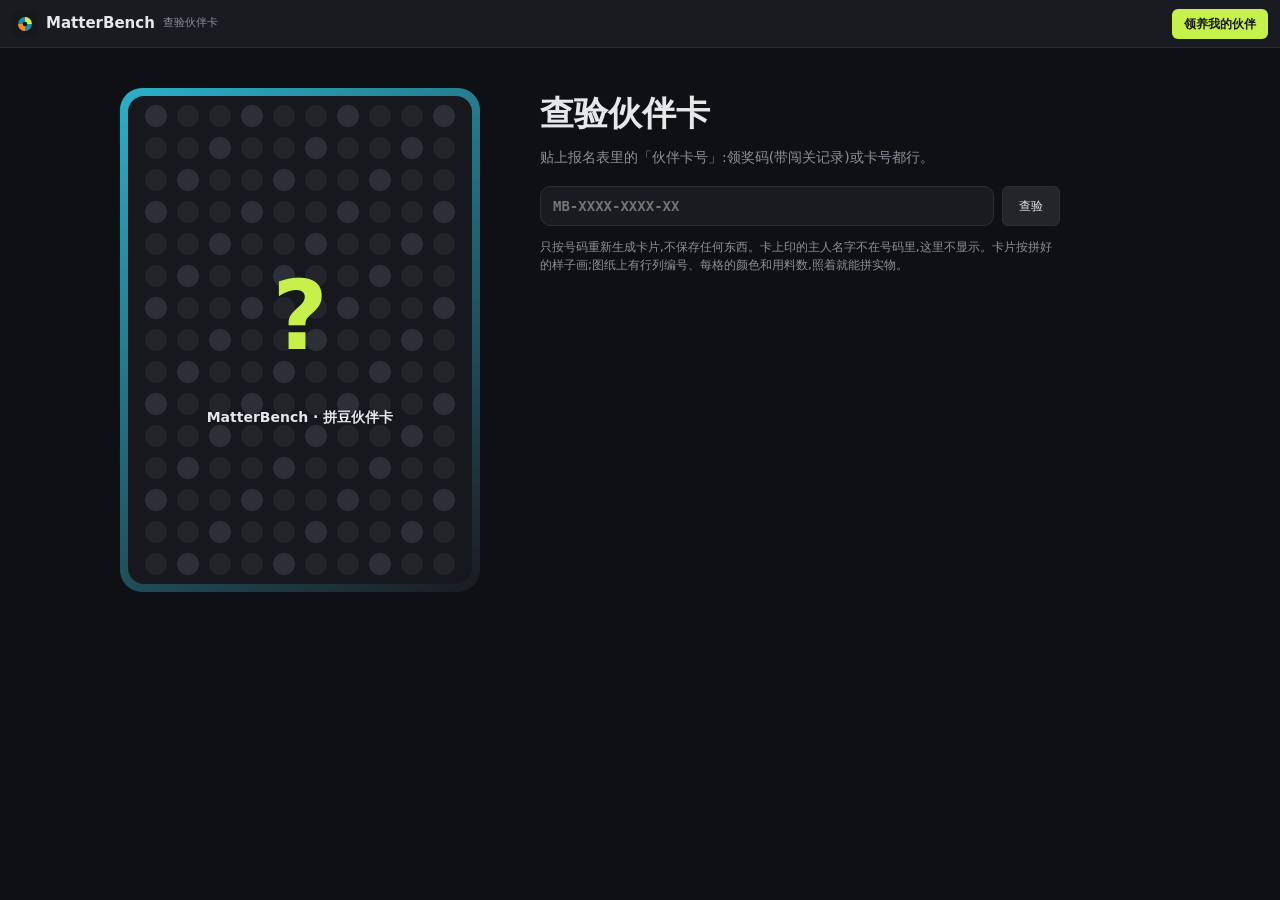
<file: card.html>
<!doctype html>
<html lang="zh-CN" data-theme="dark">
<head>
  <meta charset="utf-8">
  <meta name="viewport" content="width=device-width, initial-scale=1">
  <title>查验伙伴卡 · MatterBench</title>
  <meta name="robots" content="noindex">
  <link rel="icon" href="assets/logo.svg" type="image/svg+xml">
  <link rel="stylesheet" href="assets/demo.css">
  <script src="config.js"></script>
  <script src="assets/cardgen.js" defer></script>
  <script src="assets/check.js" defer></script>
</head>
<body class="hub-page">
  <header class="bar">
    <a class="logo" href="index.html" title="回到介绍页">
      <img src="assets/logo.svg" alt="">
      <b>MatterBench</b>
      <span class="ver">查验伙伴卡</span>
    </a>
    <div class="bar-right" style="margin-left:auto">
      <a class="txt txt-go" href="demo.html">领养我的伙伴</a>
    </div>
  </header>

  <main class="hub">
    <div class="hub-in">
      <section class="lucky">
        <div class="lucky-stage">
          <div class="card-wrap"><canvas id="card" width="360" height="504" aria-label="拼豆伙伴卡"></canvas></div>
        </div>
        <div class="lucky-side">
          <h1>查验伙伴卡</h1>
          <p class="lead">贴上报名表里的「伙伴卡号」:领奖码(带闯关记录)或卡号都行。</p>
          <form class="check-form" id="checkForm">
            <input id="codeIn" placeholder="MB-XXXX-XXXX-XX" autocomplete="off" spellcheck="false">
            <button class="btn-mini" type="submit">查验</button>
          </form>
          <p class="check-res" id="checkRes" hidden></p>
          <dl class="check-dl" id="checkDl" hidden></dl>
          <p class="check-files" id="checkFiles" hidden>
            <button class="btn-mini" id="dlPattern" type="button">下载拼豆图纸(PNG)</button>
            <button class="btn-mini" id="dlData" type="button">下载数据(JSON)</button>
          </p>
          <p class="fine-l">只按号码重新生成卡片,不保存任何东西。卡上印的主人名字不在号码里,这里不显示。卡片按拼好的样子画;图纸上有行列编号、每格的颜色和用料数,照着就能拼实物。</p>
        </div>
      </section>
    </div>
  </main>
</body>
</html>
</file>
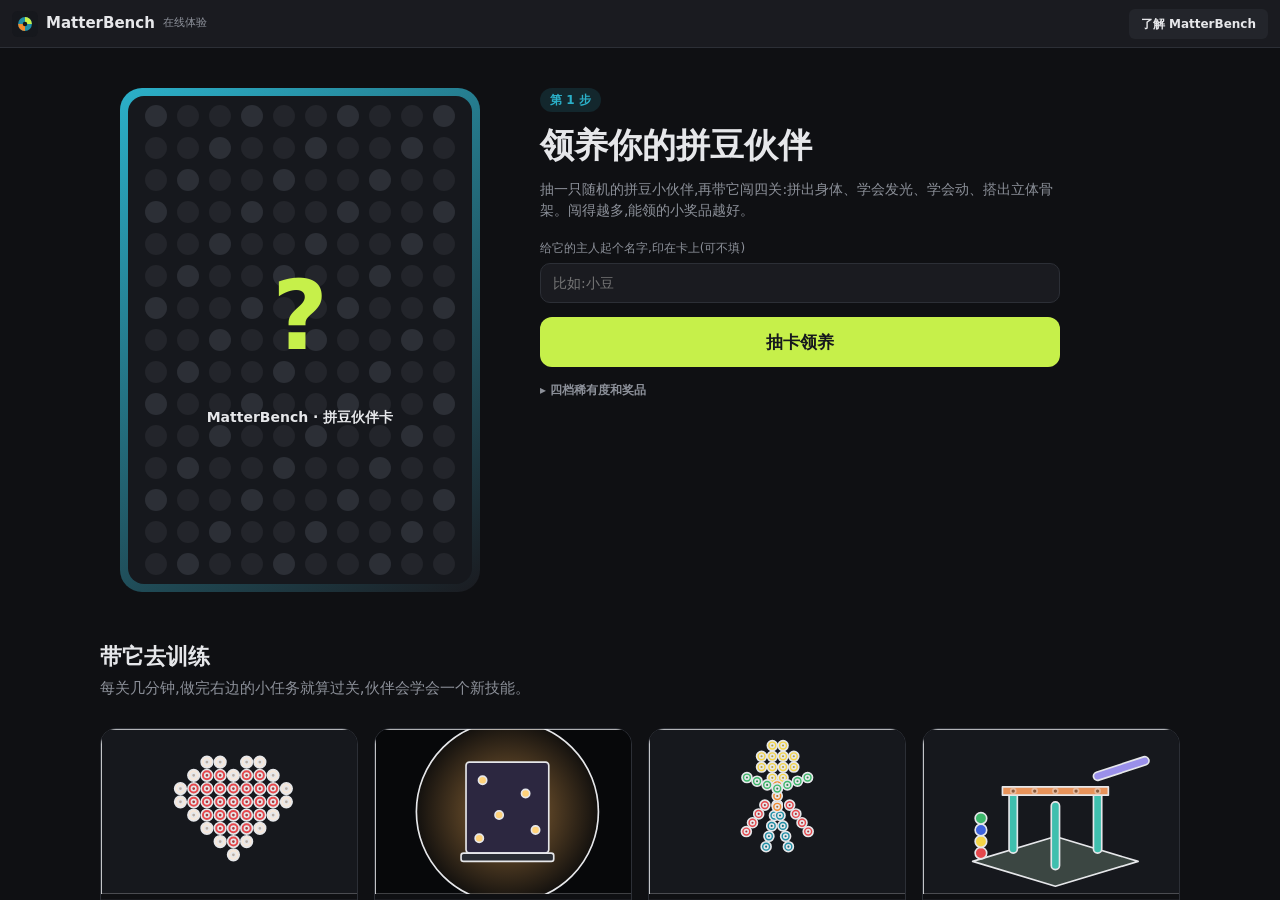
<file: demo.html>
<!doctype html>
<html lang="zh-CN" data-theme="dark">
<head>
  <meta charset="utf-8">
  <meta name="viewport" content="width=device-width, initial-scale=1">
  <title>在线体验 · 领养你的拼豆伙伴 · MatterBench</title>
  <meta name="description" content="抽一只随机的拼豆小伙伴,带它闯四关:拼出身体、学会发光、学会动、搭出立体骨架。闯得越多,能领的小奖品越好。全部在浏览器里运行。">
  <link rel="icon" href="assets/logo.svg" type="image/svg+xml">
  <link rel="stylesheet" href="assets/demo.css">
  <script src="config.js"></script>
  <script src="assets/signup.js" defer></script>
  <script src="assets/quest.js" defer></script>
  <script src="assets/cardgen.js" defer></script>
  <script src="assets/vendor/qrcode.js" defer></script>
  <script src="assets/hub.js" defer></script>
</head>
<body class="hub-page">
  <header class="bar">
    <a class="logo" href="index.html" title="回到介绍页">
      <img src="assets/logo.svg" alt="">
      <b>MatterBench</b>
      <span class="ver">在线体验</span>
    </a>
    <div class="bar-right" style="margin-left:auto">
      <a class="txt" href="index.html">了解 MatterBench</a>
    </div>
  </header>

  <main class="hub">
    <div class="hub-in">
      <section class="lucky">
        <div class="lucky-stage">
          <div class="card-wrap" id="cardWrap">
            <canvas id="card" width="360" height="504" aria-label="拼豆伙伴卡"></canvas>
            <div class="burst" id="burst" aria-hidden="true"></div>
          </div>
        </div>

        <div class="lucky-side">
          <div id="adopt">
            <span class="step-tag">第 1 步</span>
            <h1>领养你的拼豆伙伴</h1>
            <p class="lead">抽一只随机的拼豆小伙伴,再带它闯四关:拼出身体、学会发光、学会动、搭出立体骨架。闯得越多,能领的小奖品越好。</p>
            <label class="nick">
              <span>给它的主人起个名字,印在卡上(可不填)</span>
              <input id="nick" maxlength="8" placeholder="比如:小豆" autocomplete="off">
            </label>
            <button class="btn-big" id="drawBtn">抽卡领养</button>
            <details class="more odds-more">
              <summary>四档稀有度和奖品</summary>
              <ul class="odds" id="odds"></ul>
            </details>
          </div>

          <div id="mine" hidden>
            <p class="tier-line"><span class="tier-tag" id="tierTag">N</span> <b id="tierName">普通</b> · 我的拼豆伙伴</p>
            <h1 id="petName">—</h1>
            <p class="dream" id="dream">—</p>
            <div class="powers" id="powers"></div>
            <div class="prize">
              <span>现在能领的奖品</span>
              <b id="prizeText">—</b>
              <small id="prizeWhy"></small>
            </div>
            <a class="btn-big" id="nextBtn" href="pixel.html">—</a>
            <a class="btn-claim" id="claimBtn" href="index.html#join" data-signup target="_blank" rel="noopener">领奖并报名 →</a>
            <div class="code-row">
              <span>领奖码</span>
              <code id="codeText">—</code>
              <button class="btn-copy" id="copyBtn" type="button">复制</button>
            </div>
            <p class="fine-l">报名表里有一栏「伙伴卡号」,把领奖码粘贴进去。点「领奖并报名」也会自动复制。</p>
            <button class="btn-share" id="shareBtn" type="button">分享我的伙伴卡(带二维码)</button>
          </div>
        </div>
      </section>

      <section class="train">
        <h2>带它去训练</h2>
        <p class="lead">每关几分钟,做完右边的小任务就算过关,伙伴会学会一个新技能。</p>
      <div class="levels">
        <a class="level" href="pixel.html" data-level="pixel">
          <div class="level-pic" aria-hidden="true">
            <svg viewBox="0 0 320 200">
              <rect width="320" height="200" fill="#16181D"/>
              <g id="hubHeart"></g>
            </svg>
          </div>
          <div class="level-body">
            <div class="stars">★<span>★★</span></div>
            <b>第 1 关 · 拼豆像素画</b>
            <span class="level-skill">解锁 🧩 拼出身体</span>
            <p>照着淡淡的图案,一颗颗把你的伙伴拼出来。学会:点一下放、选颜色、撤销。</p>
            <span class="level-go">开始 →</span>
          </div>
        </a>

        <a class="level" href="lamp.html" data-level="lamp">
          <div class="level-pic" aria-hidden="true">
            <svg viewBox="0 0 320 200">
              <defs><radialGradient id="hg" cx="50%" cy="50%" r="55%"><stop offset="0" stop-color="#FFB65C" stop-opacity=".55"/><stop offset="1" stop-color="#FFB65C" stop-opacity="0"/></radialGradient></defs>
              <rect width="320" height="200" fill="#07080A"/>
              <circle cx="160" cy="100" r="110" fill="url(#hg)"/>
              <rect x="110" y="40" width="100" height="110" rx="4" fill="#2C2740"/>
              <g fill="#FFD27A"><circle cx="130" cy="62" r="5"/><circle cx="182" cy="78" r="5"/><circle cx="150" cy="104" r="5"/><circle cx="194" cy="122" r="5"/><circle cx="126" cy="132" r="5"/></g>
              <rect x="104" y="150" width="112" height="10" rx="3" fill="#2A2D34"/>
            </svg>
          </div>
          <div class="level-body">
            <div class="stars">★★<span>★</span></div>
            <b>第 2 关 · 发光拼豆灯罩</b>
            <span class="level-skill">解锁 💡 发光</span>
            <p>把伙伴拼到灯罩上,开灯让它发光,再切到 3D 转一圈。新学:开灯、切换视角。</p>
            <span class="level-go">开始 →</span>
          </div>
        </a>

        <a class="level" href="puppet.html" data-level="puppet">
          <div class="level-pic" aria-hidden="true">
            <svg viewBox="0 0 320 200">
              <rect width="320" height="200" fill="#16181D"/>
              <g id="hubPuppet"></g>
            </svg>
          </div>
          <div class="level-body">
            <div class="stars">★★★</div>
            <b>第 3 关 · 会动的豆条小人</b>
            <span class="level-skill">解锁 🦾 可动</span>
            <p>给伙伴装上豆条手臂,豆子上的孔就是关节。拖动摆姿势,再让它挥手。新学:拖动零件。</p>
            <span class="level-go">开始 →</span>
          </div>
        </a>

        <a class="level" href="build.html" data-level="build">
          <div class="level-pic" aria-hidden="true">
            <svg viewBox="0 0 320 200">
              <rect width="320" height="200" fill="#16181D"/>
              <path d="M60 160 L160 190 L260 160 L160 130 Z" fill="#3B4642"/>
              <g fill="#3FBFAE"><rect x="104" y="70" width="10" height="80" rx="5"/><rect x="206" y="70" width="10" height="80" rx="5"/><rect x="155" y="88" width="10" height="82" rx="5"/></g>
              <path d="M96 70 L224 70 L224 80 L96 80 Z" fill="#E8935A"/>
              <g fill="#16181D" opacity=".45"><circle cx="109" cy="75" r="3"/><circle cx="135" cy="75" r="3"/><circle cx="160" cy="75" r="3"/><circle cx="185" cy="75" r="3"/><circle cx="211" cy="75" r="3"/></g>
              <rect x="206" y="52" width="70" height="10" rx="5" fill="#9A90EA" transform="rotate(-18 211 57)"/>
              <g><circle cx="70" cy="150" r="7" fill="#E5484D"/><circle cx="70" cy="136" r="7" fill="#F5D547"/><circle cx="70" cy="122" r="7" fill="#3E63DD"/><circle cx="70" cy="108" r="7" fill="#3DB86B"/></g>
            </svg>
          </div>
          <div class="level-body">
            <div class="stars">★★<span>★</span></div>
            <b>第 4 关 · 立体搭建</b>
            <span class="level-skill">解锁 🧱 搭骨架</span>
            <p>跟着发光的位置,给伙伴搭一副能站、能转的骨架,最后它自己站上去。新学:换零件。</p>
            <span class="level-go">开始 →</span>
          </div>
        </a>
      </div>

      </section>

      <details class="more rules">
        <summary>活动说明</summary>
        <ul id="rules"></ul>
      </details>
    </div>
  </main>
  <div class="toast" id="toast" role="status" aria-live="polite"></div>

  <script>
    const NS = "http://www.w3.org/2000/svg";
    function bead(g, x, y, r, fill) {
      const c = document.createElementNS(NS, "circle");
      c.setAttribute("cx", x);
      c.setAttribute("cy", y);
      c.setAttribute("r", r);
      c.setAttribute("fill", fill);
      g.appendChild(c);
      const h = document.createElementNS(NS, "circle");
      h.setAttribute("cx", x);
      h.setAttribute("cy", y);
      h.setAttribute("r", r * 0.38);
      h.setAttribute("fill", "rgba(0,0,0,.25)");
      g.appendChild(h);
    }
    const HEART = ["..XX.XX..", ".XRRXRRX.", "XRRRRRRRX", "XRRRRRRRX", ".XRRRRRX.", "..XRRRX..", "...XRX...", "....X...."];
    const hh = document.getElementById("hubHeart");
    HEART.forEach((row, j) => [...row].forEach((ch, i) => {
      if (ch !== ".") bead(hh, 96 + i * 16, 40 + j * 16, 7, ch === "X" ? "#F6E7DA" : "#E5484D");
    }));
    const hp = document.getElementById("hubPuppet");
    function strip(x0, y0, ang, n, col) {
      const a = ang * Math.PI / 180;
      for (let k = 0; k < n; k++) bead(hp, x0 + Math.cos(a) * k * 13, y0 + Math.sin(a) * k * 13, 6, col);
    }
    strip(140, 92, 125, 4, "#E5484D");
    strip(170, 92, 55, 4, "#E5484D");
    strip(155, 92, 105, 5, "#1F8FA6");
    strip(155, 92, 75, 5, "#1F8FA6");
    for (let j = 0; j < 4; j++) for (let i = 0; i < 4; i++) if (!((i === 0 || i === 3) && (j === 0 || j === 3))) bead(hp, 136 + i * 13, 20 + j * 13, 6, "#F5D547");
    strip(155, 68, 90, 3, "#F28B2E");
    strip(155, 72, 200, 4, "#3DB86B");
    strip(155, 72, -20, 4, "#3DB86B");
  </script>
</body>
</html>
</file>
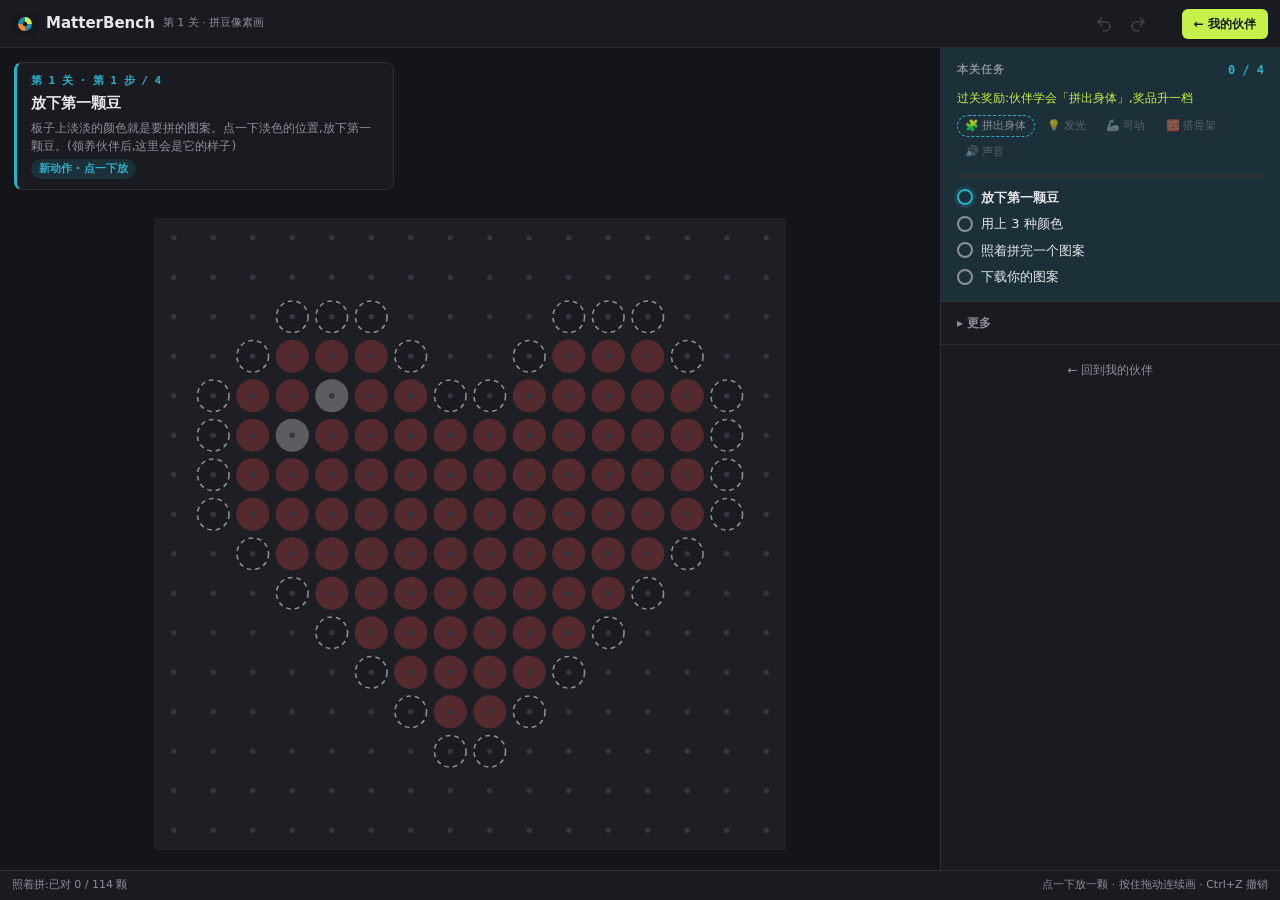
<file: pixel.html>
<!doctype html>
<html lang="zh-CN" data-theme="dark">
<head>
  <meta charset="utf-8">
  <meta name="viewport" content="width=device-width, initial-scale=1">
  <title>第 1 关 · 拼豆像素画 · MatterBench 在线体验</title>
  <meta name="description" content="照着淡淡的图案,一颗一颗拼出你的拼豆伙伴。">
  <link rel="icon" href="assets/logo.svg" type="image/svg+xml">
  <link rel="stylesheet" href="assets/demo.css">
  <script>
    try {
      const t = localStorage.getItem("mb.demo.theme");
      if (t) document.documentElement.dataset.theme = t;
    } catch (e) {
    }
  </script>
  <script src="config.js"></script>
  <script src="assets/cardgen.js" defer></script>
  <script src="assets/quest.js" defer></script>
  <script src="assets/pixel.js" defer></script>
</head>
<body>
  <header class="bar">
    <a class="logo" href="demo.html" title="回到我的伙伴">
      <img src="assets/logo.svg" alt="">
      <b>MatterBench</b>
      <span class="ver">第 1 关 · 拼豆像素画</span>
    </a>
    <div class="bar-mid">
      <button class="icon" id="undo" title="撤销 (Ctrl+Z)" aria-label="撤销"><svg viewBox="0 0 24 24"><path d="M9 14 4 9l5-5"/><path d="M4 9h10a6 6 0 0 1 0 12h-3"/></svg></button>
      <button class="icon" id="redo" title="重做 (Ctrl+Shift+Z)" aria-label="重做"><svg viewBox="0 0 24 24"><path d="m15 14 5-5-5-5"/><path d="M20 9H10a6 6 0 0 0 0 12h3"/></svg></button>
    </div>
    <div class="bar-right">
      <a class="txt txt-go" href="demo.html">← 我的伙伴</a>
    </div>
  </header>

  <div class="app" id="app">
    <main class="view" id="view">
      <div class="stage-card" id="stepCard"></div>
      <div class="stage2d" id="stage2d"><canvas id="board" aria-label="拼豆板"></canvas></div>
    </main>

    <aside class="side" id="side">
      <section class="grp quest" id="quest"></section>

      <section class="grp" data-step="2">
        <h4>颜色</h4>
        <div class="swatches" id="palette"></div>
        <div class="seg seg-full">
          <button id="modeDraw" aria-pressed="true">画</button>
          <button id="modeErase" aria-pressed="false">擦</button>
        </div>
      </section>

      <section class="grp" data-step="4">
        <h4>带走</h4>
        <button class="btn-sub" id="dlPng">下载我的图案</button>
      </section>

      <details class="more-box" id="moreBox">
        <summary>更多</summary>
        <section class="grp">
          <h4>换个图案</h4>
          <div class="chips-s" id="guides">
            <button data-guide="pal" aria-pressed="false">我的伙伴</button>
            <button data-guide="heart" aria-pressed="false">爱心</button>
            <button data-guide="smile" aria-pressed="false">笑脸</button>
            <button data-guide="mushroom" aria-pressed="false">小蘑菇</button>
            <button data-guide="none" aria-pressed="false">自由画</button>
          </div>
          <p class="fine" style="text-align:left">每颗豆是一段直径 5 mm 的小圆管,到第 4 关会把它们叠成立体的。</p>
        </section>
        <section class="grp">
          <div class="stats stats-2">
            <div><b id="sumParts">0</b><span>颗豆</span></div>
            <div><b id="sumColors">0</b><span>种颜色</span></div>
          </div>
        </section>
      </details>

      <nav class="side-foot">
        <a href="demo.html">← 回到我的伙伴</a>
      </nav>
    </aside>
  </div>

  <footer class="status">
    <span id="statusInfo">—</span>
    <span class="hint">点一下放一颗 · 按住拖动连续画 · Ctrl+Z 撤销</span>
  </footer>
</body>
</html>
</file>
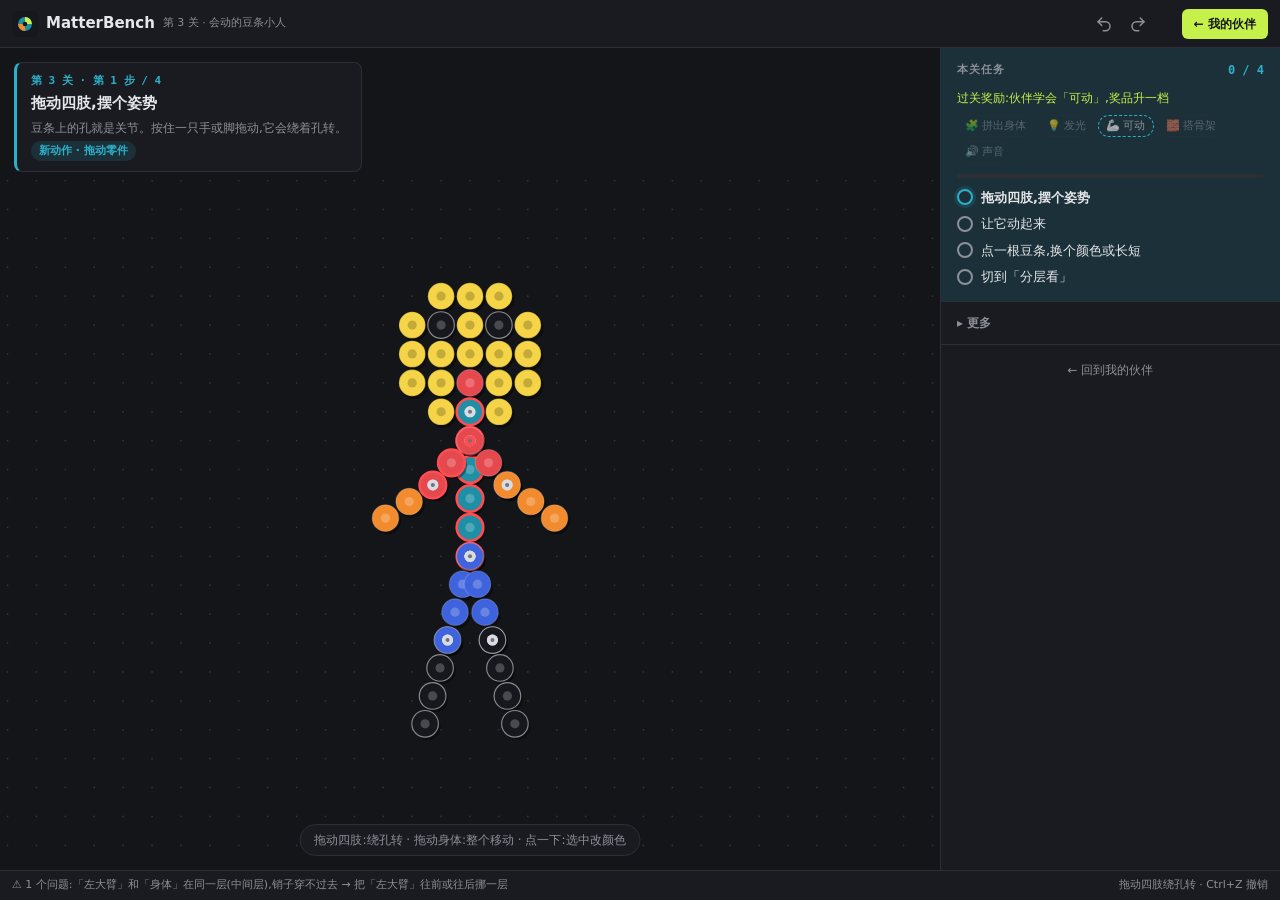
<file: puppet.html>
<!doctype html>
<html lang="zh-CN" data-theme="dark">
<head>
  <meta charset="utf-8">
  <meta name="viewport" content="width=device-width, initial-scale=1">
  <title>第 3 关 · 会动的豆条小人 · MatterBench 在线体验</title>
  <meta name="description" content="给你的拼豆伙伴装上豆条手臂:豆子上的孔就是关节,拖动摆姿势,再让它挥手。">
  <link rel="icon" href="assets/logo.svg" type="image/svg+xml">
  <link rel="stylesheet" href="assets/demo.css">
  <script>
    try {
      const t = localStorage.getItem("mb.demo.theme");
      if (t) document.documentElement.dataset.theme = t;
    } catch (e) {
    }
  </script>
  <script src="config.js"></script>
  <script src="assets/cardgen.js" defer></script>
  <script src="assets/quest.js" defer></script>
  <script src="assets/puppet.js" defer></script>
</head>
<body>
  <header class="bar">
    <a class="logo" href="demo.html" title="回到我的伙伴">
      <img src="assets/logo.svg" alt="">
      <b>MatterBench</b>
      <span class="ver">第 3 关 · 会动的豆条小人</span>
    </a>
    <div class="bar-mid">
      <button class="icon" id="undo" title="撤销 (Ctrl+Z)" aria-label="撤销"><svg viewBox="0 0 24 24"><path d="M9 14 4 9l5-5"/><path d="M4 9h10a6 6 0 0 1 0 12h-3"/></svg></button>
      <button class="icon" id="redo" title="重做 (Ctrl+Shift+Z)" aria-label="重做"><svg viewBox="0 0 24 24"><path d="m15 14 5-5-5-5"/><path d="M20 9H10a6 6 0 0 0 0 12h3"/></svg></button>
    </div>
    <div class="bar-right">
      <a class="txt txt-go" href="demo.html">← 我的伙伴</a>
    </div>
  </header>

  <div class="app" id="app">
    <main class="view" id="view">
      <div class="stage-card" id="stepCard"></div>
      <div class="view-tabs" role="tablist" aria-label="看法" data-step="4">
        <button data-look="normal" aria-selected="true">正常看</button>
        <button data-look="layers" aria-selected="false">分层看</button>
      </div>
      <div class="stage2d" id="stage2d"><canvas id="stage" aria-label="豆条小人"></canvas></div>
      <div class="view-hint" id="viewHint">拖动四肢:绕孔转 · 拖动身体:整个移动 · 点一下:选中改颜色</div>
    </main>

    <aside class="side" id="side">
      <section class="grp quest" id="quest"></section>

      <section class="grp" data-step="2">
        <h4>动起来</h4>
        <div class="chips-s" id="anims"></div>
        <button class="btn-sub" id="resetPose" style="margin-top:8px">摆回原样</button>
      </section>

      <section class="grp" id="editor" data-step="3">
        <h4>选中的豆条 <span class="tip" title="点画面里的一根豆条来选中它。">i</span></h4>
        <p class="sel-empty" id="selEmpty">点画面里的一根豆条。</p>
        <div id="selBox" hidden>
          <p class="sel-name"><b id="selName">—</b> <span id="selInfo" class="sel-info"></span></p>
          <div class="swatches" id="selColors"></div>
          <div class="row2" id="lenRow">
            <button class="btn-sub" id="lenMinus">短一颗</button>
            <button class="btn-sub" id="lenPlus">长一颗</button>
          </div>
          <div class="layer-row" data-step="4">
            <button class="btn-sub" id="layerBack">往后一层</button>
            <span class="layer-tag" id="selLayer">—</span>
            <button class="btn-sub" id="layerFront">往前一层</button>
          </div>
          <p class="sel-hint" id="selHint" hidden></p>
        </div>
      </section>

      <section class="grp" data-step="4">
        <h4>分层</h4>
        <p class="fine" style="text-align:left">实物是一层一层叠起来的:关节是一根销子,穿过两根豆条的孔。所以连在一起的两根要一前一后,不能在同一层。</p>
        <div class="layer-demo" aria-hidden="true">
          <figure>
            <svg viewBox="0 0 120 56"><rect x="8" y="14" width="70" height="10" rx="5" class="ld-a"/><rect x="42" y="30" width="70" height="10" rx="5" class="ld-b"/><line x1="60" y1="6" x2="60" y2="48" class="ld-pin"/></svg>
            <figcaption>一前一后,销子穿得过 ✓</figcaption>
          </figure>
          <figure>
            <svg viewBox="0 0 120 56"><rect x="8" y="22" width="70" height="10" rx="5" class="ld-a"/><rect x="42" y="22" width="70" height="10" rx="5" class="ld-b ld-x"/><line x1="60" y1="10" x2="60" y2="44" class="ld-pin ld-bad"/></svg>
            <figcaption>同一层,挤在一起装不上 ✗</figcaption>
          </figure>
        </div>
        <p class="fine" style="text-align:left">点上面的「分层看」,能看到每根豆条在第几层。</p>
        <div class="layer-list" id="layerList"></div>
        <ul class="checks-s" id="checks"></ul>
      </section>

      <details class="more-box" id="moreBox">
        <summary>更多</summary>
      <section class="grp">
        <h4>模板</h4>
        <div class="chips-s" id="templates">
          <button data-tpl="pal" aria-pressed="false" id="tplPal" hidden>我的伙伴</button>
          <button data-tpl="person" aria-pressed="true">小人</button>
          <button data-tpl="dog" aria-pressed="false">小狗</button>
          <button data-tpl="arm" aria-pressed="false">机械臂</button>
        </div>
      </section>
      <section class="grp">
        <h4>带走</h4>
        <button class="btn-sub" id="dlPng">下载拼装图</button>
      </section>
      </details>

      <nav class="side-foot">
        <a href="demo.html">← 回到我的伙伴</a>
      </nav>
    </aside>
  </div>

  <footer class="status">
    <span id="statusInfo">—</span>
    <span class="hint">拖动四肢绕孔转 · Ctrl+Z 撤销</span>
  </footer>
</body>
</html>
</file>
<file: assets/demo.css>
:root, html[data-theme="dark"]{
  --bg: #0F1013;
  --view: #141519;
  --side: #1A1B20;
  --raise: #23252B;
  --raise-2: #2C2F36;
  --line: #2C2F36;
  --text: #E6E7EA;
  --text-2: #8C9099;
  --accent: #2BB0C9;          
  --accent-2: #1F8FA6;
  --accent-soft: rgba(43, 176, 201, .14);
  --lime: #C6F04A;
  --warn: #F28B2E;
  --bad: #E5484D;
  --board: #1D1F24;
  --dot: #34373F;
  --swatch-ring: rgba(255, 255, 255, .32); 
  --reward: #C6F04A;
  --grid: rgba(255, 255, 255, .06);
  --font: "Inter", "Segoe UI", "PingFang SC", "Hiragino Sans GB", "Microsoft YaHei", system-ui, sans-serif;
  --mono: "JetBrains Mono", "SFMono-Regular", Consolas, Menlo, monospace;
  color-scheme: dark;
}
html[data-theme="light"]{
  --bg: #F6F6F2;
  --view: #ECECE6;
  --side: #FFFFFF;
  --raise: #F3F3EF;
  --raise-2: #E7E7E1;
  --line: #E5E6E8;
  --text: #16181D;
  --text-2: #747982;
  --accent: #1F8FA6;
  --accent-2: #187488;
  --accent-soft: rgba(31, 143, 166, .10);
  --board: #FFFFFF;
  --dot: #DADAD3;
  --swatch-ring: rgba(0, 0, 0, .22);      
  --reward: #4B7A0F;
  --grid: rgba(22, 24, 29, .07);
  color-scheme: light;
}

*{ box-sizing: border-box; }
html, body{ height: 100%; }
body{
  margin: 0; display: flex; flex-direction: column; overflow: hidden;
  background: var(--bg); color: var(--text); font: 13px/1.5 var(--font);
  -webkit-font-smoothing: antialiased;
}
button, input, select{ font: inherit; color: inherit; }
button{ cursor: pointer; }
a{ color: inherit; }
svg{ width: 18px; height: 18px; fill: none; stroke: currentColor; stroke-width: 2; stroke-linecap: round; stroke-linejoin: round; flex: none; }
[hidden]{ display: none !important; }


.bar{
  height: 48px; flex: none; display: flex; align-items: center; gap: 12px; padding: 0 12px;
  background: var(--side); border-bottom: 1px solid var(--line);
}
.logo{ display: flex; align-items: center; gap: 8px; text-decoration: none; white-space: nowrap; }
.logo img{ width: 26px; height: 26px; }
.logo b{ font-size: 15px; }
.ver{ color: var(--text-2); font-size: 11px; }
.bar-mid{ display: flex; gap: 2px; margin-left: auto; }
.bar-right{ display: flex; align-items: center; gap: 4px; margin-left: 16px; }
.icon{
  width: 32px; height: 32px; display: grid; place-items: center; border: 0; border-radius: 6px;
  background: transparent; color: var(--text-2);
}
.icon:hover:not(:disabled){ background: var(--raise); color: var(--text); }
.icon:disabled{ opacity: .35; cursor: default; }
.txt{
  height: 30px; padding: 0 12px; border: 0; border-radius: 6px; background: var(--raise);
  font-weight: 600; font-size: 12px; text-decoration: none; display: inline-flex; align-items: center; white-space: nowrap;
}
.txt:hover{ background: var(--raise-2); }


.app{ flex: 1; min-height: 0; display: flex; }
.view{ position: relative; flex: 1; min-width: 0; background: var(--view); overflow: hidden; }
.stage2d, .stage3d{ position: absolute; inset: 0; }
.stage2d{ display: grid; place-items: center; }
.stage2d canvas{ display: block; touch-action: none; }
#board{ cursor: crosshair; }
.stage3d canvas{ display: block; outline: none; }
.view-tabs{
  position: absolute; top: 12px; right: 14px; z-index: 3; display: flex; padding: 3px; gap: 2px;
  background: var(--side); border: 1px solid var(--line); border-radius: 8px;
} 
.view-tabs button{ border: 0; background: transparent; padding: 5px 12px; border-radius: 6px; color: var(--text-2); font-weight: 600; font-size: 12px; }
.view-tabs button[aria-selected="true"]{ background: var(--raise-2); color: var(--text); }
.view-msg{
  position: absolute; left: 50%; top: 50%; transform: translate(-50%, -50%); z-index: 2;
  background: var(--side); border: 1px solid var(--line); border-radius: 8px; padding: 12px 16px; color: var(--text-2); max-width: 320px; text-align: center;
}
.collapse{
  position: absolute; right: 0; top: 50%; transform: translateY(-50%); z-index: 3;
  width: 18px; height: 48px; border: 1px solid var(--line); border-right: 0; border-radius: 6px 0 0 6px;
  background: var(--side); color: var(--text-2); display: grid; place-items: center; padding: 0;
}
.collapse svg{ width: 14px; height: 14px; }
.app.side-off .side{ display: none; }
.app.side-off .collapse svg{ transform: rotate(180deg); }


.side{
  width: 340px; flex: none; overflow-y: auto; background: var(--side); border-left: 1px solid var(--line);
  scrollbar-width: thin; scrollbar-color: var(--raise-2) transparent;
}
.side-top{ padding: 14px 16px 10px; border-bottom: 1px solid var(--line); display: grid; gap: 10px; }
.fine{ margin: 0; font-size: 11px; color: var(--text-2); text-align: center; }
.grp{ padding: 14px 16px; border-bottom: 1px solid var(--line); }
.grp h4{
  margin: 0 0 10px; font-size: 11px; font-weight: 600; letter-spacing: .08em; color: var(--text-2);
  display: flex; align-items: center; gap: 6px;
}
.tip{
  display: inline-grid; place-items: center; width: 13px; height: 13px; border-radius: 50%;
  border: 1px solid var(--text-2); font: 600 9px/1 var(--font); cursor: help; letter-spacing: 0;
}
.grp > * + *{ margin-top: 10px; }
.grp > h4 + *{ margin-top: 0; }

.seg{ display: flex; gap: 2px; padding: 3px; background: var(--bg); border: 1px solid var(--line); border-radius: 8px; }
.seg button{ flex: 1; border: 0; background: transparent; padding: 6px 4px; border-radius: 6px; color: var(--text-2); font-weight: 600; font-size: 12px; }
.seg button[aria-selected="true"], .seg button[aria-pressed="true"]{ background: var(--accent-soft); color: var(--accent); box-shadow: inset 0 0 0 1px var(--accent); }

.btn-main{
  height: 36px; display: flex; align-items: center; justify-content: center; gap: 8px;
  border: 1px solid var(--line); background: var(--raise); border-radius: 8px; font-weight: 600;
}
.btn-main:hover{ background: var(--raise-2); }
.btn-sub{
  height: 32px; width: 100%; border: 1px solid var(--line); background: var(--raise); border-radius: 6px; font-weight: 600; font-size: 12px;
}
.btn-sub:hover{ background: var(--raise-2); }
.btn-go{
  height: 38px; width: 100%; border: 0; border-radius: 8px; background: var(--accent-2); color: #fff; font-weight: 700; font-size: 14px;
}
.btn-go:hover{ background: var(--accent); }
.row{ display: flex; gap: 8px; align-items: center; }
.row2{ display: grid; grid-template-columns: 1fr 1fr; gap: 8px; }
.grow{ flex: 1; }
input[type="color"]{ width: 40px; height: 32px; border: 1px solid var(--line); border-radius: 6px; padding: 2px; background: var(--raise); }

.swatches{ display: grid; grid-template-columns: repeat(auto-fill, minmax(34px, 1fr)); gap: 6px; }
.swatch{
  aspect-ratio: 1; border-radius: 6px; border: 0; padding: 0; position: relative;
  box-shadow: inset 0 0 0 1.5px var(--swatch-ring);
}
.swatch::after{ 
  content: ""; position: absolute; inset: 34%; border-radius: 50%; background: rgba(0, 0, 0, .18);
}
.swatch[aria-pressed="true"]{ outline: 2px solid var(--accent); outline-offset: 2px; }
select, input[type="number"]{
  height: 30px; border: 1px solid var(--line); border-radius: 6px; background: var(--raise); padding: 0 8px; min-width: 0;
}
.slider{ display: grid; grid-template-columns: 82px 1fr 56px; align-items: center; gap: 10px; }
.slider label{ color: var(--text-2); }
.slider output, .slider input[type="number"]{
  height: 26px; border: 1px solid var(--line); border-radius: 6px; background: var(--raise);
  font: 12px/24px var(--mono); text-align: right; padding: 0 6px; width: 100%;
}
input[type="range"]{ width: 100%; accent-color: var(--accent); }
.check{ display: inline-flex; align-items: center; gap: 6px; cursor: pointer; user-select: none; }
.check input{ accent-color: var(--accent); margin: 0; }

.stats{ display: grid; grid-template-columns: repeat(4, 1fr); gap: 6px; }
.stats div{ background: var(--bg); border: 1px solid var(--line); border-radius: 6px; padding: 7px 8px; }
.stats b{ display: block; font: 700 15px var(--mono); }
.stats span{ font-size: 11px; color: var(--text-2); }

.bom{ width: 100%; border-collapse: collapse; font-size: 12px; }
.bom td, .bom th{ padding: 6px 2px; border-bottom: 1px solid var(--line); text-align: left; }
.bom th{ color: var(--text-2); font-weight: 500; }
.bom .num{ text-align: right; font-family: var(--mono); }
.dot{ display: inline-block; width: 12px; height: 12px; border-radius: 3px; vertical-align: -2px; margin-right: 6px; box-shadow: inset 0 0 0 1px rgba(127, 127, 127, .4); }

.side-foot{ display: flex; flex-wrap: wrap; justify-content: center; gap: 4px 14px; padding: 16px; font-size: 12px; color: var(--text-2); }
.side-foot a, .side-foot button{ color: var(--text-2); text-decoration: none; background: none; border: 0; padding: 0; }
.side-foot a:hover, .side-foot button:hover{ color: var(--text); }


.status{
  height: 30px; flex: none; display: flex; align-items: center; gap: 16px; padding: 0 12px;
  background: var(--side); border-top: 1px solid var(--line); font-size: 11px; color: var(--text-2); white-space: nowrap; overflow: hidden;
}
.status .hint{ margin-left: auto; }


.modal-back{ position: fixed; inset: 0; z-index: 50; background: rgba(0, 0, 0, .55); display: grid; place-items: center; padding: 16px; }
.modal{
  position: relative; width: min(540px, 100%); max-height: calc(100dvh - 32px); overflow: auto;
  background: var(--side); border: 1px solid var(--line); border-radius: 12px; padding: 24px 26px; box-shadow: 0 20px 60px rgba(0, 0, 0, .4);
}
.modal h2{ margin: 0 0 8px; font-size: 18px; }
.modal h5{ margin: 18px 0 6px; font-size: 12px; letter-spacing: .06em; color: var(--accent); }
.modal p{ color: var(--text-2); margin: 0 0 8px; }
.modal ol, .modal ul{ margin: 0; padding-left: 20px; color: var(--text-2); display: grid; gap: 4px; }
.modal b{ color: var(--text); }
.modal .fine{ text-align: left; margin: 16px 0 14px; }
.modal-x{ position: absolute; right: 12px; top: 12px; }


@media (max-width: 820px) {
  body{ overflow: auto; height: auto; }
  .app{ flex-direction: column; }
  .view{ flex: none; height: 62vh; }
  .side{ width: auto; border-left: 0; border-top: 1px solid var(--line); overflow: visible; }
  .collapse, .hide-sm, .ver, .status .hint{ display: none; }
  .app.side-off .side{ display: block; }
  .bar{ gap: 6px; padding: 0 8px; }
  .bar-right{ margin-left: 4px; }
  .bar-right .txt{ padding: 0 8px; }
  .status{ position: sticky; bottom: 0; }
}
@media (max-width: 480px) {
  .logo b{ display: none; }
  #clear{ display: none; }
}


.txt-go{ background: #C6F04A; color: #16181D; }
.txt-go:hover{ background: #d6f87a; }
.stats-2{ grid-template-columns: repeat(2, 1fr); }


.lamp-switch{
  position: absolute; top: 58px; right: 14px; z-index: 3; display: flex; align-items: center; gap: 6px;
  height: 34px; padding: 0 14px 0 10px; border-radius: 999px; border: 1px solid var(--line);
  background: var(--side); color: var(--text); font-weight: 700; font-size: 12px;
}
.lamp-switch[aria-pressed="true"]{ background: #FFB65C; border-color: #FFB65C; color: #16181D; box-shadow: 0 0 24px rgba(255, 182, 92, .55); }
.view.night{ background: #07080A; }
.tpl-row{ display: grid; grid-template-columns: repeat(4, 1fr); gap: 6px; }
.tpl{
  display: grid; justify-items: center; gap: 4px; padding: 6px 2px; border: 1px solid var(--line); border-radius: 8px;
  background: var(--raise); font-size: 11px; font-weight: 600; color: var(--text-2);
}
.tpl:hover{ color: var(--text); border-color: var(--accent); }
.tpl i{ width: 34px; height: 34px; border-radius: 6px; display: block; box-shadow: inset 0 0 0 1px rgba(127, 127, 127, .3); }
.chips-s{ display: flex; flex-wrap: wrap; gap: 6px; }
.chips-s button{
  border: 1px solid var(--line); background: var(--raise); border-radius: 999px; padding: 5px 10px;
  font-size: 12px; font-weight: 600; color: var(--text-2);
}
.chips-s button:hover{ color: var(--text); }
.chips-s button[aria-pressed="true"]{ background: var(--accent-soft); color: var(--accent); border-color: var(--accent); }
.bom + .bom{ margin-top: 8px; }
.row2 .btn-sub{ width: 100%; }
@media (max-width: 820px) { .lamp-switch{ right: 12px; } }


.quest { background: var(--accent-soft); }
.quest h4 { justify-content: space-between; }
.quest-count { font: 700 12px var(--mono); color: var(--accent); letter-spacing: 0; }
.quest-bar { height: 4px; border-radius: 4px; background: var(--raise-2); overflow: hidden; margin-bottom: 10px; }
.quest-bar i { display: block; height: 100%; background: var(--accent); transition: width .3s; }
.quest-list { list-style: none; margin: 0; padding: 0; display: grid; gap: 7px; }
.quest-list li { display: flex; gap: 8px; align-items: center; color: var(--text); }
.quest-list .tick { width: 16px; height: 16px; border-radius: 50%; border: 2px solid var(--text-2); flex: none; }
.quest-list li.is-done { color: var(--text-2); text-decoration: line-through; }
.quest-list li.is-done .tick { border-color: var(--accent); background: var(--accent) url("data:image/svg+xml,%3Csvg xmlns='http://www.w3.org/2000/svg' viewBox='0 0 16 16'%3E%3Cpath d='M4 8.5l2.5 2.5L12 5.5' fill='none' stroke='%2316181D' stroke-width='2.2' stroke-linecap='round'/%3E%3C/svg%3E") center/12px no-repeat; }
.quest-note { margin: 8px 0 0; font-size: 12px; color: var(--text-2); }


.pass { text-align: center; width: min(380px, 100%); }
.pass-badge { width: 64px; height: 64px; margin: 4px auto 10px; border-radius: 50%; display: grid; place-items: center; font-size: 30px; background: #C6F04A; color: #16181D; box-shadow: 0 0 36px rgba(198, 240, 74, .45); }
.pass h2 { font-size: 24px; }
.pass-actions { display: grid; gap: 8px; margin-top: 16px; }
.pass-actions a { display: grid; place-items: center; text-decoration: none; }
.pass-actions .btn-sub { height: 38px; }


details.more > summary { cursor: pointer; color: var(--text-2); font-size: 12px; font-weight: 600; list-style: none; }
details.more > summary::before { content: "▸ "; }
details.more[open] > summary::before { content: "▾ "; }
details.more > *:not(summary) { margin-top: 10px; }
.back-link { color: var(--text-2); text-decoration: none; font-weight: 600; font-size: 12px; }
.back-link:hover { color: var(--text); }


.hub { flex: 1; overflow: auto; padding: 40px 16px 64px; }
.hub-in { width: min(1080px, 100%); margin: 0 auto; }
.hub h1 { font-size: clamp(26px, 4vw, 40px); margin: 0 0 6px; }
.hub .lead { color: var(--text-2); margin: 0 0 28px; font-size: 15px; }
.levels { display: grid; grid-template-columns: repeat(4, 1fr); gap: 16px; }
@media (max-width: 1180px) { .levels { grid-template-columns: repeat(2, 1fr); } }
.levels > * { min-width: 0; }
.level { display: grid; grid-template-rows: auto 1fr; background: var(--side); border: 1px solid var(--line); border-radius: 16px; overflow: hidden; text-decoration: none; color: inherit; transition: transform .15s, border-color .15s; }
.level:hover { transform: translateY(-3px); border-color: var(--accent); }
.level-pic { aspect-ratio: 16 / 10; background: #0F1013; position: relative; }
.level-pic svg { width: 100%; height: 100%; }
.level-done { position: absolute; top: 10px; right: 10px; background: #C6F04A; color: #16181D; font: 800 11px var(--font); padding: 4px 10px; border-radius: 999px; }
.level-body { padding: 16px 18px 18px; display: grid; gap: 6px; align-content: start; }
.stars { color: #FFB65C; letter-spacing: 2px; font-size: 13px; }
.stars span { color: var(--raise-2); }
.level-body b { font-size: 18px; }
.level-body p { margin: 0; color: var(--text-2); font-size: 13px; }
.level-go { margin-top: 8px; font-weight: 700; color: var(--accent); }
@media (max-width: 860px) { .levels { grid-template-columns: 1fr; } .hub { padding-top: 24px; } }
body.hub-page { overflow: auto; }


.view-hint {
  position: absolute; left: 50%; bottom: 14px; transform: translateX(-50%); z-index: 2;
  background: var(--side); border: 1px solid var(--line); border-radius: 999px; padding: 6px 14px;
  font-size: 12px; color: var(--text-2); white-space: nowrap; max-width: calc(100% - 24px); overflow: hidden; text-overflow: ellipsis;
}
#stage { cursor: grab; }
#stage.dragging { cursor: grabbing; }
.sel-empty { margin: 0; color: var(--text-2); }
.sel-name { margin: 0 0 8px; }
.sel-info { color: var(--text-2); font-size: 12px; }
#selBox > * + * { margin-top: 10px; }
.layer-row { display: grid; grid-template-columns: 1fr auto 1fr; gap: 8px; align-items: center; }
.layer-tag { font: 700 12px var(--mono); padding: 4px 8px; border-radius: 6px; background: var(--raise); min-width: 56px; text-align: center; }
.layer-list { display: grid; gap: 4px; }
.layer-line { display: grid; grid-template-columns: 52px 1fr; gap: 8px; align-items: center; font-size: 12px; }
.layer-line > span { font: 600 11px var(--mono); color: var(--text-2); }
.layer-line .chips-s button { padding: 3px 8px; font-size: 11px; }
.layer-line .chips-s button.bad { border-color: #E5484D; color: #FF8A8D; }
.checks-s { list-style: none; margin: 10px 0 0; padding: 0; display: grid; gap: 6px; }
.checks-s li { padding: 7px 9px 7px 10px; border-radius: 6px; background: var(--bg); border-left: 3px solid var(--accent); font-size: 12px; }
.checks-s li.bad { border-left-color: #E5484D; }
.check-go { display: block; margin-top: 6px; height: 26px; padding: 0 10px; border: 0; border-radius: 6px; background: #E5484D; color: #fff; font-size: 12px; font-weight: 600; }
.sel-hint { margin: 8px 0 0; padding: 7px 9px; border-radius: 6px; background: rgba(229, 72, 77, .12); color: var(--text); font-size: 12px; }
.layer-demo { display: grid; grid-template-columns: 1fr 1fr; gap: 8px; margin: 8px 0; }
.layer-demo figure { margin: 0; padding: 6px; border-radius: 6px; background: var(--bg); }
.layer-demo svg { display: block; width: 100%; height: auto; stroke: none; }
.layer-demo figcaption { font-size: 11px; color: var(--text-2); text-align: center; }
.ld-a { fill: #E5484D; } .ld-b { fill: #1F8FA6; } .ld-x { opacity: .75; }
.ld-pin { stroke: #8FBF1F; stroke-width: 4; stroke-linecap: round; } .ld-bad { stroke: #FF4D52; stroke-dasharray: 4 4; }


.lucky { display: grid; grid-template-columns: minmax(0, 400px) minmax(0, 1fr); gap: 40px; align-items: start; width: min(960px, 100%); }
.lucky-stage { display: grid; place-items: center; position: sticky; top: 0; }
.card-wrap { position: relative; width: min(360px, 100%); aspect-ratio: 360 / 504; border-radius: 22px; transition: box-shadow .4s; }
.card-wrap canvas { width: 100%; height: 100%; display: block; }
.card-wrap.shake { animation: card-shake .7s ease-in-out; }
.card-wrap.flip-out { transform: scaleX(0); transition: transform .2s ease-in; }
.card-wrap:not(.flip-out) { transition: transform .2s ease-out, box-shadow .4s; }
.card-wrap.glow-1 { box-shadow: 0 0 40px rgba(43, 176, 201, .45); }
.card-wrap.glow-2 { box-shadow: 0 0 56px rgba(176, 124, 255, .6); }
.card-wrap.glow-3 { box-shadow: 0 0 80px rgba(255, 210, 74, .75); animation: card-pulse 1.6s ease-in-out infinite; }
@keyframes card-shake { 0%,100% { transform: rotate(0); } 20% { transform: rotate(-4deg) scale(1.02); } 40% { transform: rotate(4deg) scale(1.03); } 60% { transform: rotate(-3deg) scale(1.03); } 80% { transform: rotate(2deg) scale(1.02); } }
@keyframes card-pulse { 50% { box-shadow: 0 0 110px rgba(255, 210, 74, .95); } }
.burst { position: absolute; left: 50%; top: 45%; width: 0; height: 0; pointer-events: none; }
.burst i { position: absolute; width: 12px; height: 12px; margin: -6px; border-radius: 50%; opacity: 0; animation: bead-fly 1.1s ease-out forwards; box-shadow: inset 0 0 0 3px rgba(0,0,0,.18); }
@keyframes bead-fly { 0% { transform: translate(0, 0) scale(.4); opacity: 1; } 100% { transform: translate(var(--dx), var(--dy)) scale(1); opacity: 0; } }
.lucky-side h1 { font-size: clamp(24px, 3.4vw, 34px); margin: 0 0 8px; }
.lucky-side .lead { color: var(--text-2); margin: 0 0 18px; font-size: 14px; }
.odds { list-style: none; margin: 0 0 18px; padding: 0; display: grid; gap: 6px; }
.odds li { display: grid; grid-template-columns: 44px 92px minmax(0, 1fr); align-items: center; gap: 10px; padding: 8px 10px; background: var(--side); border: 1px solid var(--line); border-radius: 10px; }
.odds-prize { color: var(--text-2); font-size: 12px; }
.tier-tag { display: inline-grid; place-items: center; min-width: 38px; height: 22px; padding: 0 8px; border-radius: 999px; color: #16181D; font: 800 12px var(--font); background: #8C9099; }
.nick { display: grid; gap: 6px; margin-bottom: 14px; color: var(--text-2); font-size: 12px; }
.nick input { height: 40px; padding: 0 12px; border-radius: 10px; border: 1px solid var(--line); background: var(--side); font-size: 14px; }
.nick input:focus { outline: none; border-color: var(--accent); }
.btn-big { display: grid; place-items: center; width: 100%; height: 50px; border: 0; border-radius: 12px; background: #C6F04A; color: #16181D; font: 800 17px var(--font); text-decoration: none; transition: transform .1s, filter .15s; }
.btn-big:hover { filter: brightness(1.06); }
.btn-big:active { transform: scale(.98); }
.btn-big:disabled { opacity: .5; cursor: default; }
.tier-line { margin: 0 0 6px; display: flex; align-items: center; gap: 8px; font-size: 14px; }
.prize { display: grid; gap: 4px; padding: 14px 16px; margin: 14px 0; border-radius: 12px; background: var(--side); border: 1px solid var(--line); }
.prize span { color: var(--text-2); font-size: 12px; }
.prize b { font-size: 17px; }
.btn-mini { height: 26px; padding: 0 10px; border-radius: 6px; border: 1px solid var(--line); background: var(--raise); font-size: 12px; }
.fine-l { margin: 8px 0 14px; font-size: 12px; color: var(--text-2); }
.lucky-side .btn-sub { height: 40px; }
.check-res { padding: 12px 14px; border-radius: 10px; background: var(--side); border-left: 3px solid var(--line); font-size: 14px; }
.check-res.ok { border-left-color: #C6F04A; }
.check-res.bad { border-left-color: #E5484D; }
.rules { margin-top: 22px; }
.rules ul { margin: 0; padding-left: 18px; color: var(--text-2); font-size: 12px; display: grid; gap: 4px; }
@media (max-width: 760px) {
  .lucky { grid-template-columns: minmax(0, 1fr); gap: 24px; }
  .lucky-stage { position: static; }
  .card-wrap { width: min(260px, 100%); }
  .odds li { grid-template-columns: 40px 84px minmax(0, 1fr); }
}
.dream { margin: 0 0 10px; color: var(--text-2); font-size: 13px; }
.powers { display: grid; gap: 6px; }
.power { display: grid; grid-template-columns: 32px minmax(0, 1fr) auto; align-items: center; gap: 10px; padding: 8px 10px; border-radius: 10px; background: var(--bg); }
.power-ic { width: 32px; height: 32px; border-radius: 50%; display: grid; place-items: center; background: var(--raise); font-size: 16px; filter: grayscale(1); opacity: .6; }
.power.is-on .power-ic { background: #C6F04A; filter: none; opacity: 1; }
.power b { display: block; font-size: 13px; }
.power small { display: block; color: var(--text-2); font-size: 12px; }
.power.is-talent b { color: #FFD24A; }


.step-tag { display: inline-block; margin-bottom: 8px; padding: 3px 10px; border-radius: 999px; background: var(--accent-soft); color: var(--accent); font-size: 12px; font-weight: 700; }
.odds-more { margin-top: 14px; }
.odds-more .odds { margin-top: 10px; }
.btn-claim { display: grid; place-items: center; width: 100%; height: 42px; margin-top: 8px; border-radius: 12px; border: 1px solid var(--line); background: var(--raise); color: var(--text); font-weight: 700; font-size: 14px; text-decoration: none; }
.btn-claim:hover { border-color: #C6F04A; }
.btn-link { border: 0; background: none; padding: 0; color: var(--text-2); font-size: 12px; text-decoration: underline; }
.btn-link:hover { color: var(--text); }
.prize small { color: var(--text-2); font-size: 12px; }
#mine .powers { margin: 12px 0 0; }
a.power { text-decoration: none; color: inherit; border: 1px solid transparent; transition: border-color .15s; }
a.power:hover { border-color: var(--accent); }
.power-st { font-size: 12px; font-weight: 700; color: var(--accent); white-space: nowrap; }
.power.is-on .power-st { color: #C6F04A; font-size: 15px; }
.power.is-soon .power-st { color: var(--text-2); font-weight: 600; }
.train { margin-top: 48px; }
.train h2 { font-size: 22px; margin: 0 0 4px; }
.level-skill { font-size: 12px; font-weight: 700; color: #C6F04A; }
.toast { position: fixed; left: 50%; bottom: 24px; transform: translate(-50%, 20px); max-width: min(520px, calc(100% - 32px)); padding: 12px 18px; border-radius: 12px; background: #C6F04A; color: #16181D; font-weight: 700; font-size: 14px; box-shadow: 0 10px 30px rgba(0,0,0,.4); opacity: 0; pointer-events: none; transition: opacity .25s, transform .25s; z-index: 50; }
.toast.show { opacity: 1; transform: translate(-50%, 0); }
.quest-reward { margin: -4px 0 8px; font-size: 12px; color: var(--reward); }

.check-form { display: flex; gap: 8px; margin-bottom: 12px; }
.check-form input { flex: 1; min-width: 0; height: 40px; padding: 0 12px; border-radius: 10px; border: 1px solid var(--line); background: var(--side); font: 600 14px var(--mono); }
.check-form .btn-mini { height: 40px; padding: 0 16px; }
.check-dl { display: grid; grid-template-columns: 48px minmax(0, 1fr); gap: 6px 12px; margin: 12px 0; font-size: 13px; }
.check-dl dt { color: var(--text-2); }
.check-dl dd { margin: 0; }
.code-row { display: flex; align-items: center; gap: 8px; margin: 14px 0 4px; padding: 8px 8px 8px 12px; border: 1px dashed var(--line); border-radius: 8px; background: var(--raise); }
.code-row > span { font-size: 12px; color: var(--text-2); flex: none; }
.code-row code { flex: 1; min-width: 0; font: 700 15px var(--mono); letter-spacing: .02em; user-select: all; overflow-wrap: anywhere; }
.btn-copy { flex: none; height: 32px; padding: 0 14px; border: 0; border-radius: 6px; background: var(--accent); color: #0F1013; font-weight: 700; }
.btn-copy.is-ok { background: #3DB86B; color: #fff; }
.btn-share { display: block; width: 100%; margin-top: 10px; height: 40px; border: 1px solid var(--line); border-radius: 8px; background: var(--raise); color: var(--text); font-weight: 600; }
.btn-share:hover { background: var(--raise-2); }
.check-files { display: flex; flex-wrap: wrap; gap: 8px; margin: 0 0 12px; }
.check-files .btn-mini { height: 36px; padding: 0 14px; }


:root, html[data-theme="dark"]{ --rod: #3FBFAE; --strip: #E8935A; --clip: #9A90EA; --plate: #5A6661; --ok: #3FBFAE; --bad: #EF6B6B; --sel: #F2C14E; --warn: #F08A5D; }
html[data-theme="light"]{ --rod: #12897B; --strip: #D67A3A; --clip: #6A5EC4; --plate: #AEB8B3; --ok: #12897B; --bad: #C43C3C; --sel: #D99A00; --warn: #D9622B; }
.gl { position: absolute; inset: 0; touch-action: none; cursor: crosshair; }
.gl canvas { display: block; width: 100%; height: 100%; }
.stage-card { position: absolute; top: 14px; left: 14px; max-width: min(380px, calc(100% - 28px)); background: var(--side); border: 1px solid var(--line); border-left: 3px solid var(--accent); border-radius: 8px; padding: 10px 14px; display: grid; gap: 4px; pointer-events: none; }
.stage-card.pop { animation: stage-pop .6s ease; }
@keyframes stage-pop { 30% { transform: scale(1.03); box-shadow: 0 0 0 4px var(--accent-soft); } }
.stage-no { font: 700 11px var(--mono); color: var(--accent); }
.stage-card b { font-size: 15px; }
.stage-card p { margin: 0; font-size: 12px; color: var(--text-2); }
.stage-prog { font: 600 12px var(--mono); color: var(--text); }
.stage-new { font-size: 12px; font-weight: 700; color: var(--reward); }
.gl-chips { position: absolute; left: 14px; bottom: 14px; display: flex; gap: 6px; pointer-events: none; }
.chip { background: var(--side); border: 1px solid var(--line); border-radius: 6px; padding: 3px 9px; font: 12px var(--mono); }
.chip.ok { border-color: var(--ok); color: var(--ok); }
.chip.bad { border-color: var(--bad); color: var(--bad); }
.chip.sel { border-color: var(--sel); color: var(--sel); }
.tools { display: grid; grid-template-columns: repeat(3, 1fr); gap: 6px; }
.tools button { display: grid; justify-items: center; gap: 5px; padding: 8px 4px; border: 1px solid var(--line); border-radius: 8px; background: var(--raise); color: var(--text); font-size: 12px; font-weight: 600; }
.tools button[aria-pressed="true"] { border-color: var(--accent); background: var(--accent-soft); color: var(--accent); }
.tools button:disabled { opacity: .35; cursor: not-allowed; }
.sw { width: 24px; height: 8px; border-radius: 4px; }
.sw-bead { background: linear-gradient(90deg, #E5484D 0 33%, #F5D547 33% 66%, #3E63DD 66%); }
.prow { display: flex; align-items: center; justify-content: space-between; gap: 8px; font-size: 12px; color: var(--text-2); }
.prow .btn-sub { width: auto; padding: 0 12px; }
.stepper { display: flex; align-items: center; gap: 6px; }
.stepper button { width: 28px; height: 28px; border: 1px solid var(--line); border-radius: 6px; background: var(--raise); color: var(--text); font: 600 14px var(--mono); }
.stepper output { min-width: 86px; text-align: center; font: 12px var(--mono); color: var(--text); }
.move { display: grid; grid-template-columns: repeat(3, 1fr); gap: 6px; }
.row3 { display: grid; grid-template-columns: repeat(3, 1fr); gap: 6px; }
.issues { list-style: none; margin: 8px 0 0; padding: 0; display: grid; gap: 6px; }
.issues li { display: flex; gap: 8px; align-items: center; justify-content: space-between; padding: 6px 8px; border-radius: 0 6px 6px 0; background: var(--bg); border-left: 3px solid var(--ok); font-size: 12px; }
.issues li.warn { border-left-color: var(--warn); }
.issues li.info { border-left-color: var(--sel); }
.issues li button { flex: none; padding: 2px 8px; border: 1px solid var(--line); border-radius: 6px; background: var(--raise); color: var(--text); font-size: 12px; }
.steprow { display: grid; grid-template-columns: 34px 1fr 34px; gap: 8px; align-items: center; }
.steprow input { width: 100%; accent-color: var(--sel); }
.steptxt { margin: 8px 0; font-size: 13px; min-height: 3em; }
table.bom { width: 100%; border-collapse: collapse; font-size: 12px; margin-bottom: 10px; }
table.bom th, table.bom td { text-align: left; padding: 4px 0; border-bottom: 1px solid var(--line); }
table.bom th { color: var(--text-2); font-weight: 500; }
table.bom .num { text-align: right; font-family: var(--mono); }
table.bom .muted { color: var(--text-2); }
.bdot { display: inline-block; width: 8px; height: 8px; border-radius: 2px; margin-right: 6px; }
.bdot-bead { background: #E5484D; border-radius: 50%; } .bdot-rod { background: var(--rod); } .bdot-strip { background: var(--strip); } .bdot-clip { background: var(--clip); }
.skills { display: flex; flex-wrap: wrap; gap: 4px; margin-top: 4px; }
.skill { font-size: 11px; padding: 2px 7px; border-radius: 999px; border: 1px solid var(--line); color: var(--text-2); opacity: .55; }
.skill.is-on { opacity: 1; color: var(--text); border-color: var(--reward); background: var(--accent-soft); }
.skill.is-here { opacity: 1; border-style: dashed; border-color: var(--accent); }
.quest .skills { margin: 0 0 10px; }
.sw-pal { background: repeating-linear-gradient(90deg, #3E63DD 0 4px, #16181D 4px 5px); }
.bdot-pal { background: #3E63DD; border-radius: 50%; box-shadow: 0 0 0 2px var(--side), 0 0 0 3px #3E63DD; }
.tools button.is-next { animation: tool-next 1.2s ease-in-out infinite; border-color: var(--sel); }
@keyframes tool-next { 50% { box-shadow: 0 0 0 4px rgba(242, 193, 78, .35); } }


.stage-card { z-index: 3; }
.view > .stage-card ~ .stage2d { top: var(--card-h, 0px); } 
.stage-act { justify-self: start; font-size: 11px; font-weight: 700; padding: 2px 8px; border-radius: 999px; background: var(--accent-soft); color: var(--accent); }
.quest-list li.is-now { font-weight: 700; }
.quest-list li.is-now .tick { border-color: var(--accent); box-shadow: 0 0 0 3px var(--accent-soft); }
.more-box { padding: 12px 16px; border-bottom: 1px solid var(--line); }
.more-box > summary { cursor: pointer; font-size: 12px; font-weight: 700; color: var(--text-2); list-style: none; }
.more-box > summary::before { content: "▸ "; }
.more-box[open] > summary::before { content: "▾ "; }
.more-box > .grp { padding-left: 0; padding-right: 0; }
.more-box > .grp:last-child { border-bottom: 0; padding-bottom: 0; }

@media (max-width: 760px) {
  .stage-card { top: 10px; left: 10px; max-width: calc(100% - 20px); padding: 8px 10px; }
  .stage-card p { font-size: 11px; }
  .view:has(> .view-tabs:not([hidden])) > .stage-card, .view:has(> .lamp-switch:not([hidden])) > .stage-card { top: 56px; }
  .lamp-switch { top: 12px; right: 160px; }
  .view:has(> .view-tabs[hidden]) > .lamp-switch { right: 14px; }
  .quest .quest-list, .quest .quest-note { display: none; }
  .quest .quest-bar { margin-bottom: 0; }
}
</file>
